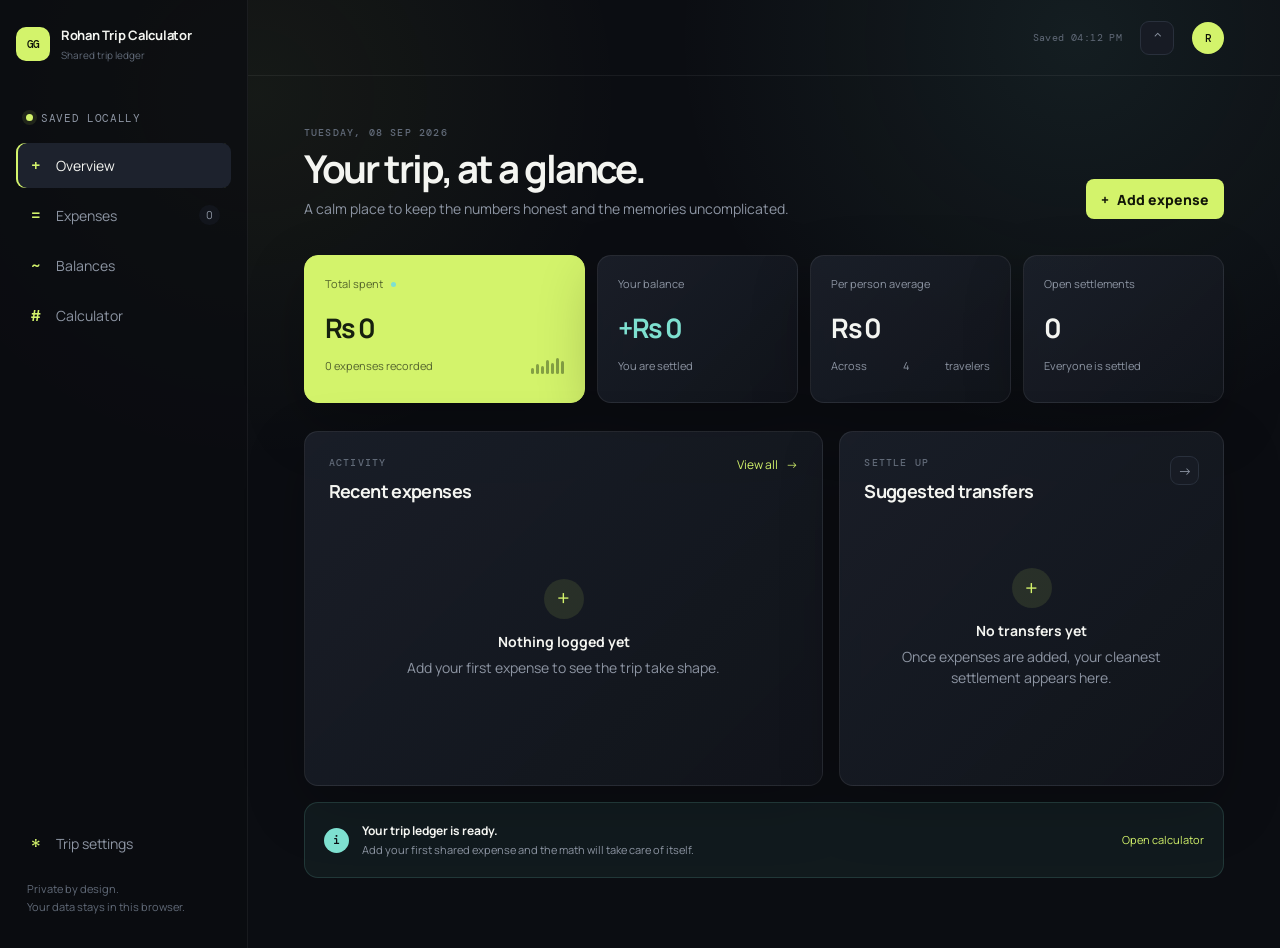
<file: RohanSplit/index.html>
<!doctype html>
<html lang="en">
<head>
  <meta charset="UTF-8">
  <meta name="viewport" content="width=device-width, initial-scale=1">
  <meta name="theme-color" content="#0b0d12">
  <meta name="description" content="A private, local-first expense splitter for your Goa getaway.">
  <title>Rohan Trip Calculator | Goa Getaway</title>
  <link rel="preconnect" href="https://fonts.googleapis.com">
  <link rel="preconnect" href="https://fonts.gstatic.com" crossorigin>
  <link href="https://fonts.googleapis.com/css2?family=DM+Mono:wght@400;500&family=Manrope:wght@400;500;600;700;800&display=swap" rel="stylesheet">
  <link rel="stylesheet" href="styles.css">
</head>
<body>
  <div class="app-shell">
    <aside class="sidebar" aria-label="Main navigation">
      <div class="brand-lockup">
        <div class="brand-mark">GG</div>
        <div><strong>Rohan Trip Calculator</strong><span>Shared trip ledger</span></div>
      </div>
      <div class="trip-chip"><span class="status-dot"></span><span id="saveStatus">Saved locally</span></div>
      <nav class="nav-list">
        <button class="nav-item active" data-view="dashboard"><span class="nav-icon">+</span>Overview</button>
        <button class="nav-item" data-view="expenses"><span class="nav-icon">=</span>Expenses <span class="nav-count" id="expenseCount">0</span></button>
        <button class="nav-item" data-view="balances"><span class="nav-icon">~</span>Balances</button>
        <button class="nav-item" data-view="calculator"><span class="nav-icon">#</span>Calculator</button>
      </nav>
      <div class="sidebar-foot">
        <button class="nav-item" data-view="settings"><span class="nav-icon">*</span>Trip settings</button>
        <p>Private by design.<br>Your data stays in this browser.</p>
      </div>
    </aside>

    <main class="main-content">
      <header class="topbar">
        <div class="mobile-brand"><div class="brand-mark">GG</div><strong>Rohan Trip Calculator</strong></div>
        <div class="topbar-actions">
          <span class="last-saved" id="lastSaved">Ready for your first expense</span>
          <button class="icon-button" id="exportButton" title="Export trip backup" aria-label="Export trip backup">^</button>
          <button class="avatar" id="profileButton" title="Open trip settings" aria-label="Open trip settings">R</button>
        </div>
      </header>

      <div class="view-container">
        <section class="view active" id="view-dashboard" data-view-panel="dashboard">
          <div class="page-heading reveal"><div><p class="eyebrow">TUESDAY, 08 SEP 2026</p><h1>Your trip, at a glance.</h1><p class="heading-copy">A calm place to keep the numbers honest and the memories uncomplicated.</p></div><button class="primary-button" id="addExpenseButton"><span>+</span> Add expense</button></div>
          <div class="metric-grid reveal delay-1">
            <article class="metric-card featured"><div class="metric-label">Total spent <span class="metric-dot"></span></div><div class="metric-value" id="totalSpent">Rs 0</div><div class="metric-foot"><span id="expenseSummary">No expenses yet</span><span class="sparkline" aria-hidden="true"><i></i><i></i><i></i><i></i><i></i><i></i><i></i></span></div></article>
            <article class="metric-card"><div class="metric-label">Your balance</div><div class="metric-value positive" id="yourBalance">Rs 0</div><div class="metric-foot" id="yourBalanceLabel">You are settled</div></article>
            <article class="metric-card"><div class="metric-label">Per person average</div><div class="metric-value" id="averageSpent">Rs 0</div><div class="metric-foot">Across <span id="peopleCount">4</span> travelers</div></article>
            <article class="metric-card"><div class="metric-label">Open settlements</div><div class="metric-value" id="openSettlements">0</div><div class="metric-foot" id="settlementLabel">Everyone is settled</div></article>
          </div>
          <div class="dashboard-grid reveal delay-2">
            <section class="panel recent-panel"><div class="panel-heading"><div><p class="eyebrow">ACTIVITY</p><h2>Recent expenses</h2></div><button class="text-button" data-view-target="expenses">View all <span>-></span></button></div><div id="recentExpenses" class="expense-list"></div></section>
            <section class="panel settlement-panel"><div class="panel-heading"><div><p class="eyebrow">SETTLE UP</p><h2>Suggested transfers</h2></div><button class="icon-button small" data-view-target="balances" title="View balances">-></button></div><div id="dashboardSettlements"></div></section>
          </div>
          <section class="insight-strip reveal delay-3"><div class="insight-icon">i</div><div><strong id="insightTitle">Your trip ledger is ready.</strong><p id="insightText">Add your first shared expense and the math will take care of itself.</p></div><button class="ghost-button" data-view-target="calculator">Open calculator</button></section>
        </section>

        <section class="view" id="view-expenses" data-view-panel="expenses">
          <div class="page-heading"><div><p class="eyebrow">THE LEDGER</p><h1>Every rupee, accounted for.</h1><p class="heading-copy">Track the small stops and the big nights in one clear timeline.</p></div><button class="primary-button" id="addExpenseButton2"><span>+</span> Add expense</button></div>
          <section class="panel ledger-panel"><div class="toolbar"><div class="search-box"><span>/</span><input id="expenseSearch" type="search" placeholder="Search expenses..."></div><select id="categoryFilter" aria-label="Filter by category"><option value="all">All categories</option><option>Accommodation</option><option>Travel</option><option>Food</option><option>Drinks</option><option>Activities</option><option>Shopping</option><option>Other</option></select><select id="sortExpenses" aria-label="Sort expenses"><option value="newest">Newest first</option><option value="highest">Highest amount</option><option value="oldest">Oldest first</option></select></div><div id="allExpenses" class="expense-list full-list"></div></section>
        </section>

        <section class="view" id="view-balances" data-view-panel="balances">
          <div class="page-heading"><div><p class="eyebrow">THE BOTTOM LINE</p><h1>Make the final round easy.</h1><p class="heading-copy">One clean view of who paid, who owes, and what to transfer.</p></div><button class="secondary-button" id="copySettlement">Copy settlement</button></div>
          <div class="balance-layout"><section class="panel balances-panel"><div class="panel-heading"><div><p class="eyebrow">PARTICIPANTS</p><h2>Where everyone stands</h2></div><span class="tiny-label" id="balanceTotal">Rs 0 total</span></div><div id="balanceRows"></div></section><section class="panel transfer-panel"><div class="panel-heading"><div><p class="eyebrow">LOWEST FRICTION</p><h2>Suggested transfers</h2></div><span class="settled-badge">Optimized</span></div><div id="transfers"></div><div class="panel-note">Transfers are simplified to keep the number of payments low. You can settle in any order.</div></section></div>
        </section>

        <section class="view" id="view-calculator" data-view-panel="calculator">
          <div class="page-heading"><div><p class="eyebrow">QUICK MATH</p><h1>Do the math, then move on.</h1><p class="heading-copy">A safe little scratchpad for quantities, averages, and split checks.</p></div></div>
          <div class="calculator-layout"><section class="calculator-card"><div class="calc-display"><span id="calcExpression">0</span><strong id="calcResult">0</strong></div><div class="calc-keys"><button data-calc="clear" class="calc-muted">AC</button><button data-calc="backspace" class="calc-muted">DEL</button><button data-calc="operator">%</button><button data-calc="operator">/</button><button data-calc="number">7</button><button data-calc="number">8</button><button data-calc="number">9</button><button data-calc="operator">*</button><button data-calc="number">4</button><button data-calc="number">5</button><button data-calc="number">6</button><button data-calc="operator">-</button><button data-calc="number">1</button><button data-calc="number">2</button><button data-calc="number">3</button><button data-calc="operator">+</button><button data-calc="number" class="wide">0</button><button data-calc="number">.</button><button data-calc="equals" class="calc-equals">=</button></div></section><section class="panel calculator-help"><p class="eyebrow">USEFUL SHORTCUTS</p><h2>Travel math, ready.</h2><div class="shortcut-list"><button data-formula="(1000 + 800 + 650) / 3"><span>Average three costs</span><code>(1000 + 800 + 650) / 3</code></button><button data-formula="4 * 250"><span>Four equal shares</span><code>4 * 250</code></button><button data-formula="2400 * 15 / 100"><span>15% service charge</span><code>2400 * 15 / 100</code></button></div></section></div>
        </section>

        <section class="view" id="view-settings" data-view-panel="settings">
          <div class="page-heading"><div><p class="eyebrow">YOUR TRIP</p><h1>Keep the setup yours.</h1><p class="heading-copy">Change the trip details or bring your ledger to another device.</p></div></div>
          <div class="settings-grid"><section class="panel settings-panel"><div class="panel-heading"><div><p class="eyebrow">TRIP DETAILS</p><h2>About this getaway</h2></div></div><form id="tripForm" class="form-stack"><label>Trip name<input id="tripName" required maxlength="40"></label><div class="form-row"><label>Currency<select id="currency"><option value="INR">Indian Rupee (Rs)</option><option value="USD">US Dollar ($)</option><option value="EUR">Euro (EUR)</option></select></label><label>Budget<input id="budget" type="number" min="0" step="0.01" placeholder="Optional"></label></div><button class="primary-button" type="submit">Save trip details</button></form></section><section class="panel settings-panel"><div class="panel-heading"><div><p class="eyebrow">TRAVELERS</p><h2>Who's coming?</h2></div><button class="text-button" id="addPerson">+ Add person</button></div><div id="peopleList" class="people-list"></div></section><section class="panel settings-panel"><div class="panel-heading"><div><p class="eyebrow">BACKUP & PRIVACY</p><h2>Your local ledger</h2></div><span class="secure-badge">Local only</span></div><p class="settings-copy">Your trip is stored in this browser and never uploaded. Export a backup before switching devices or clearing browser data.</p><div class="settings-actions"><button class="secondary-button" id="exportButton2">Export JSON</button><button class="secondary-button" id="exportCsv">Export CSV</button><button class="secondary-button" id="exportExcel">Export Excel</button><button class="secondary-button" id="importButton">Import JSON</button><input type="file" id="importFile" accept="application/json" hidden></div><button class="danger-button" id="resetTrip">Reset trip data</button></section></div>
        </section>
      </div>
    </main>
  </div>

  <nav class="mobile-nav" aria-label="Mobile navigation"><button class="active" data-view="dashboard"><span>+</span>Home</button><button data-view="expenses"><span>=</span>Expenses</button><button data-view="balances"><span>~</span>Balances</button><button data-view="settings"><span>*</span>Settings</button></nav>

  <div class="modal-backdrop" id="expenseModal" hidden><section class="modal" role="dialog" aria-modal="true" aria-labelledby="expenseModalTitle"><div class="modal-heading"><div><p class="eyebrow">NEW ENTRY</p><h2 id="expenseModalTitle">Add an expense</h2></div><button class="close-button" id="closeExpenseModal" aria-label="Close expense form">x</button></div><form id="expenseForm"><input id="expenseId" type="hidden"><div class="form-stack"><label>What was it for?<input id="expenseDescription" required maxlength="80" placeholder="e.g. Sunset dinner"></label><div class="form-row"><label>Amount<div class="amount-input"><span id="currencyPrefix">Rs</span><input id="expenseAmount" required type="number" min="0.01" step="0.01" placeholder="0.00"></div></label><label>Date<input id="expenseDate" type="date" required></label></div><label>Category<select id="expenseCategory"><option>Food</option><option>Accommodation</option><option>Travel</option><option>Drinks</option><option>Activities</option><option>Shopping</option><option>Other</option></select></label><fieldset><legend>Paid by</legend><div id="payerOptions" class="choice-grid"></div></fieldset><fieldset><legend>Split between</legend><div class="split-tabs"><button type="button" class="split-tab active" data-split="equal">Equal</button><button type="button" class="split-tab" data-split="exact">Exact</button><button type="button" class="split-tab" data-split="percent">Percent</button><button type="button" class="split-tab" data-split="shares">Shares</button></div><div id="splitOptions" class="split-options"></div><div class="split-total" id="splitTotal">Each person gets an equal share.</div></fieldset><label>Note <span class="optional">Optional</span><textarea id="expenseNote" rows="2" maxlength="160" placeholder="Any useful context..."></textarea></label></div><div class="modal-actions"><button type="button" class="secondary-button" id="cancelExpense">Cancel</button><button type="submit" class="primary-button">Save expense</button></div></form></section></div>
  <div class="toast" id="toast" role="status" aria-live="polite"></div>
  <script src="app.js"></script>
</body>
</html>
</file>
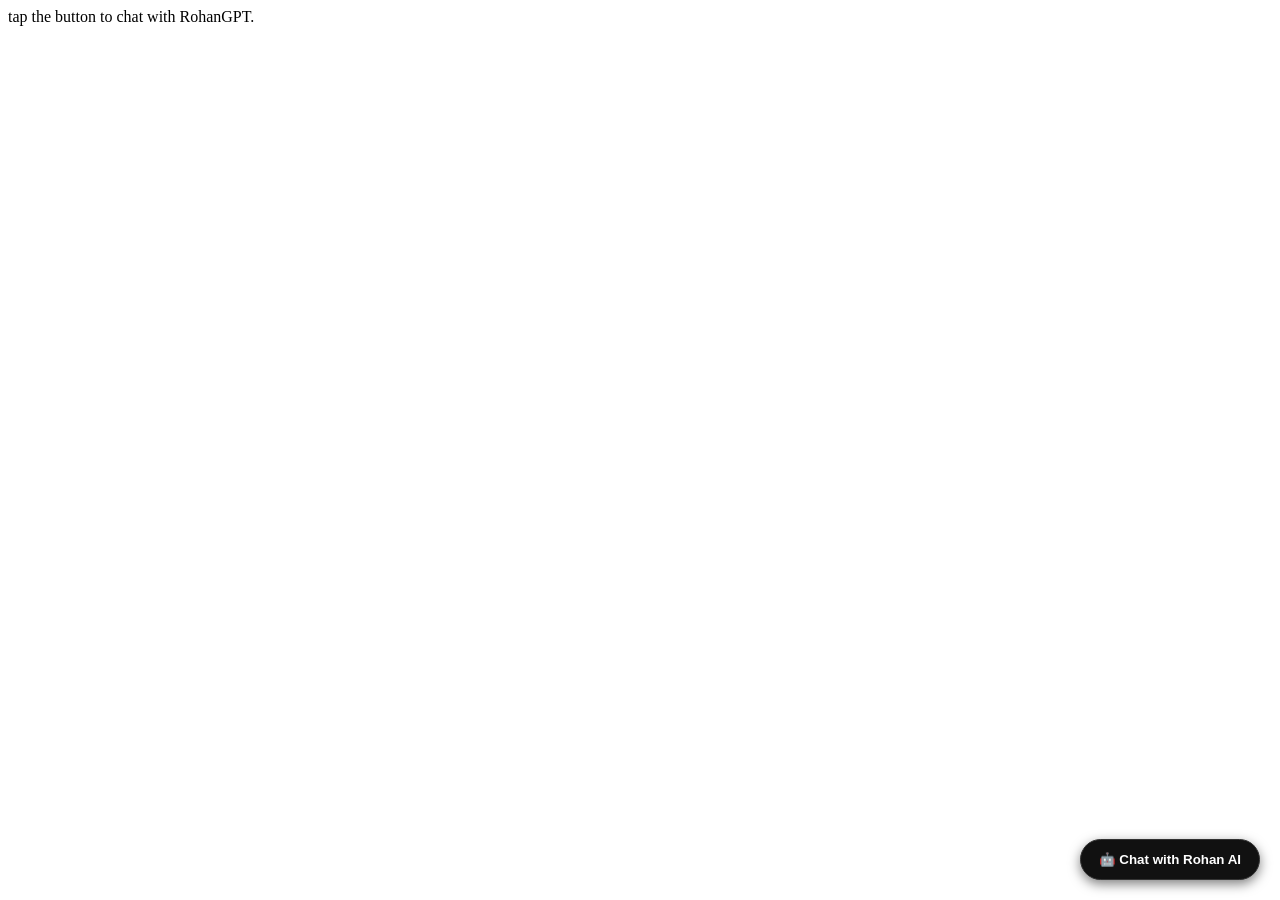
<file: agent.html>
<html>
<title> agent</title>
<body> tap the button to chat with RohanGPT.

<!-- Floating AI Chat Widget Container -->
<div id="ai-chat-widget" style="position: fixed; bottom: 20px; right: 20px; z-index: 9999; font-family: sans-serif;">
    <!-- Chat Toggle Button -->
    <button id="chat-toggle" style="background: #111; color: #fff; border: 1px solid #333; padding: 12px 18px; border-radius: 30px; cursor: pointer; box-shadow: 0 4px 12px rgba(0,0,0,0.5); font-weight: 600;">
        🤖 Chat with Rohan AI
    </button>

    <!-- Chat Window (Hidden by Default) -->
    <div id="chat-window" style="display: none; width: 350px; height: 450px; background: #121212; border: 1px solid #2d2d2d; border-radius: 12px; flex-direction: column; overflow: hidden; box-shadow: 0 8px 24px rgba(0,0,0,0.6); margin-bottom: 10px;">
        <!-- Header -->
        <div style="background: #1a1a1a; padding: 15px; border-bottom: 1px solid #2d2d2d; color: #fff; font-weight: bold; display: flex; justify-content: space-between;">
            <span>RohanGPT Portal</span>
            <span id="close-chat" style="cursor: pointer; opacity: 0.6;">✕</span>
        </div>
        <!-- Messages Area -->
        <div id="chat-logs" style="flex: 1; padding: 15px; overflow-y: auto; color: #e0e0e0; font-size: 14px; display: flex; flex-direction: column; gap: 10px;">
            <div style="background: #222; padding: 8px 12px; border-radius: 8px; align-self: flex-start; max-width: 80%;">
                Hi! Ask me anything about Rohan's experience with Amazon Connect, Bedrock, or Copilot Studio.
            </div>
        </div>
        <!-- Input Panel -->
        <div style="padding: 10px; border-top: 1px solid #2d2d2d; background: #1a1a1a; display: flex; gap: 8px;">
            <input type="text" id="user-input" placeholder="Type a question..." style="flex: 1; background: #262626; border: 1px solid #3a3a3a; color: #fff; padding: 8px 12px; border-radius: 6px; outline: none;">
            <button id="send-btn" style="background: #007acc; color: #fff; border: none; padding: 8px 14px; border-radius: 6px; cursor: pointer; font-weight: bold;">Send</button>
        </div>
    </div>
</div>

<script>
    const MAKE_WEBHOOK_URL = 'YOUR_MAKE_WEBHOOK_URL_HERE'; // Replace with your actual Make webhook URL
    
    const chatToggle = document.getElementById('chat-toggle');
    const chatWindow = document.getElementById('chat-window');
    const closeChat = document.getElementById('close-chat');
    const sendBtn = document.getElementById('send-btn');
    const userInput = document.getElementById('user-input');
    const chatLogs = document.getElementById('chat-logs');

    // UI Toggle Logic
    chatToggle.addEventListener('click', () => {
        chatWindow.style.display = 'flex';
        chatToggle.style.display = 'none';
    });
    closeChat.addEventListener('click', () => {
        chatWindow.style.display = 'none';
        chatToggle.style.display = 'block';
    });

    // Append Message to UI
    function appendMessage(text, isUser) {
        const msg = document.createElement('div');
        msg.innerText = text;
        msg.style.padding = '8px 12px';
        msg.style.borderRadius = '8px';
        msg.style.maxWidth = '80%';
        msg.style.lineHeight = '1.4';
        
        if (isUser) {
            msg.style.background = '#007acc';
            msg.style.color = '#fff';
            msg.style.alignSelf = 'flex-end';
        } else {
            msg.style.background = '#222';
            msg.style.color = '#e0e0e0';
            msg.style.alignSelf = 'flex-start';
        }
        chatLogs.appendChild(msg);
        chatLogs.scrollTop = chatLogs.scrollHeight;
    }

    // Communication Engine with Make Webhook
    async function handleSend() {
        const text = userInput.value.trim();
        if (!text) return;

        appendMessage(text, true);
        userInput.value = '';

        // Add a temporary loading anchor
        const typingIndicator = document.createElement('div');
        typingIndicator.innerText = 'Thinking...';
        typingIndicator.style.color = '#777';
        typingIndicator.style.fontSize = '12px';
        typingIndicator.style.alignSelf = 'flex-start';
        chatLogs.appendChild(typingIndicator);

        try {
            const response = await fetch(MAKE_WEBHOOK_URL, {
                method: 'POST',
                headers: { 'Content-Type': 'application/json' },
                body: JSON.stringify({ question: text })
            });
            
            const aiResponseText = await response.text();
            chatLogs.removeChild(typingIndicator);
            appendMessage(aiResponseText, false);
        } catch (error) {
            chatLogs.removeChild(typingIndicator);
            appendMessage('Connection error. Please try again later.', false);
        }
    }

    sendBtn.addEventListener('click', handleSend);
    userInput.addEventListener('keypress', (e) => { if (e.key === 'Enter') handleSend(); });
</script>
</body>
</html>
</file>
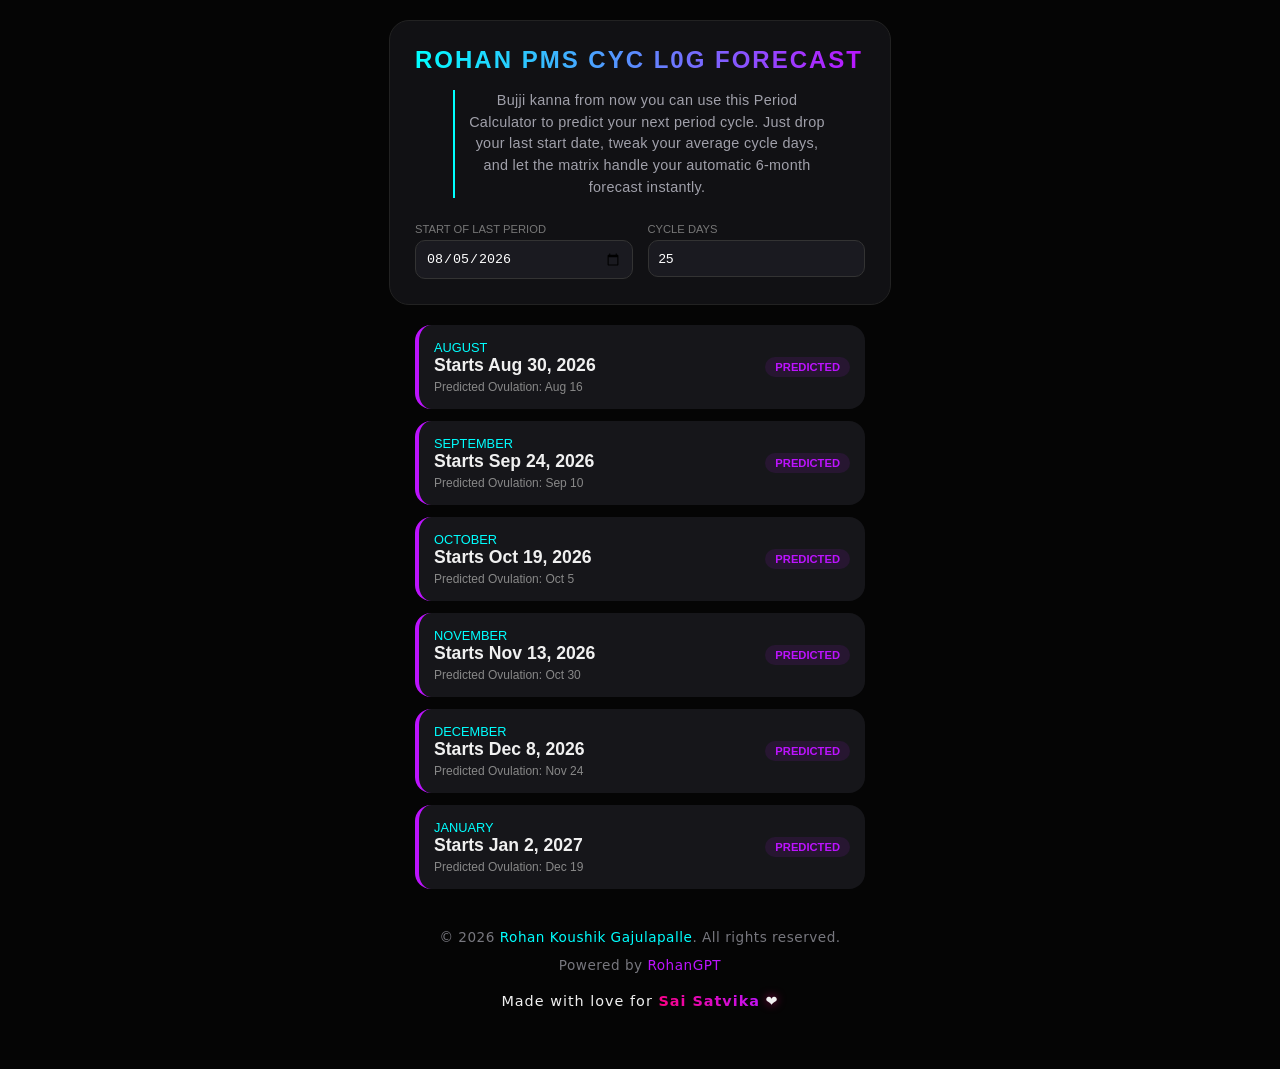
<file: pms.index.html>
<!DOCTYPE html>
<html lang="en">
<head>
    <meta charset="UTF-8">
    <meta name="viewport" content="width=device-width, initial-scale=1.0">
    <title>Rohan PMS CYC L0G FORECAST</title>
    <style>
        :root {
            --neon-purple: #bc13fe;
            --neon-cyan: #0ff;
            --dark-bg: #050505;
            --card-bg: #111114;
            --text-main: #f0f0f0;
        }

        body {
            background-color: var(--dark-bg);
            color: var(--text-main);
            font-family: 'Inter', sans-serif;
            margin: 0;
            padding: 20px;
            display: flex;
            flex-direction: column;
            align-items: center;
        }


        .config-panel {
            background: var(--card-bg);
            border-radius: 20px;
            padding: 25px;
            width: 100%;
            max-width: 450px;
            border: 1px solid #222;
            margin-bottom: 20px;
        }

        h1 {
            font-size: 1.5rem;
            text-transform: uppercase;
            letter-spacing: 2px;
            background: linear-gradient(to right, var(--neon-cyan), var(--neon-purple));
            -webkit-background-clip: text;
            -webkit-text-fill-color: transparent;
            margin-top: 0;
        }

        .input-row { display: flex; gap: 15px; margin-top: 15px; }
        .input-group { flex: 1; text-align: left; }
        
        label { font-size: 0.7rem; color: #777; text-transform: uppercase; display: block; margin-bottom: 5px; }
        input {
            width: 100%;
            background: #1a1a20;
            border: 1px solid #333;
            border-radius: 10px;
            padding: 10px;
            color: white;
            box-sizing: border-box;
        }

        .forecast-container {
            width: 100%;
            max-width: 450px;
            display: flex;
            flex-direction: column;
            gap: 12px;
        }

        .cycle-card {
            background: #16161a;
            border-radius: 16px;
            padding: 15px;
            border-left: 4px solid var(--neon-purple);
            display: flex;
            justify-content: space-between;
            align-items: center;
            transition: 0.3s;
        }

        .cycle-card:hover { border-left-color: var(--neon-cyan); background: #1c1c22; }

        .date-main { font-weight: bold; font-size: 1.1rem; }
        .month-name { color: var(--neon-cyan); font-size: 0.8rem; text-transform: uppercase; }
        .prediction-pill {
            background: rgba(188, 19, 254, 0.1);
            color: var(--neon-purple);
            padding: 4px 10px;
            border-radius: 20px;
            font-size: 0.7rem;
            font-weight: bold;
        }

        .details-small { font-size: 0.75rem; color: #888; margin-top: 4px; }

    </style>
</head>
<body>

<div class="config-panel">
    <h1>Rohan PMS CYC L0G FORECAST</h1>
<p class="app-description">
    Bujji kanna from now you can use this Period Calculator to predict your next period cycle. Just drop your last start date, tweak your average cycle days, and let the matrix handle your automatic 6-month forecast instantly.
</p>

<style>
    .app-description {
        font-size: 0.9rem;
        line-height: 1.5;
        color: #a0a0aa;
        text-align: center;
        margin: 15px auto 25px auto;
        max-width: 360px;
        letter-spacing: 0.3px;
        /* Adds a subtle high-end tech contrast text look */
        border-left: 2px solid var(--neon-cyan);
        padding-left: 12px;
    }
</style>

    <div class="input-row">
        <div class="input-group">
            <label>Start of Last Period</label>
            <input type="date" id="startDate" value="2026-08-05">
        </div>
        <div class="input-group">
            <label>Cycle Days</label>
            <input type="number" id="cycleLength" value="25">
        </div>
    </div>
</div>

<div class="forecast-container" id="forecast">
    <!-- Forecasted months will appear here -->
</div>
<!-- Replace your current <footer> block with this -->
<footer class="cyber-footer">
    <div class="footer-content">
        <p class="copyright">
            &copy; 2026 <a href="https://github.io/rohankoushikrv/RohanVerse/rohan-profile.html" class="rohan-link">Rohan Koushik Gajulapalle</a>. All rights reserved.
        </p>
        <p class="powered-by">
            Powered by <a href="https://github.io" class="gpt-link">RohanGPT</a>
        </p>
        <div class="love-note">
            Made with love for <span class="highlight">Sai Satvika</span> <span class="heart">❤️</span>
        </div>
    </div>
</footer>

<script>
    function generateForecast() {
        const startInput = document.getElementById('startDate').value;
        const cycle = parseInt(document.getElementById('cycleLength').value);
        const container = document.getElementById('forecast');
        
        if (!startInput) return;
        container.innerHTML = '';

        let currentDate = new Date(startInput);
        const options = { day: 'numeric', month: 'short', year: 'numeric' };

        for (let i = 0; i < 6; i++) {
            // Calculate next period start (official medical logic: start to start)
            currentDate.setDate(currentDate.getDate() + cycle);
            
            // Calculate Ovulation (approx 14 days before next period)
            let ovulation = new Date(currentDate);
            ovulation.setDate(currentDate.getDate() - 14);

            const card = document.createElement('div');
            card.className = 'cycle-card';
            card.innerHTML = `
                <div>
                    <div class="month-name">${currentDate.toLocaleString('en-US', {month: 'long'})}</div>
                    <div class="date-main">Starts ${currentDate.toLocaleDateString('en-US', options)}</div>
                    <div class="details-small">Predicted Ovulation: ${ovulation.toLocaleDateString('en-US', {day: 'numeric', month: 'short'})}</div>
                </div>
                <div class="prediction-pill">PREDICTED</div>
            `;
            container.appendChild(card);
        }
    }

    // Auto-run on change
    document.getElementById('startDate').addEventListener('change', generateForecast);
    document.getElementById('cycleLength').addEventListener('input', generateForecast);
    
    // Initial load
    generateForecast();
</script>
<style>
    /* Add this to your existing CSS styles */
    .cyber-footer {
        width: 100%;
        margin-top: auto;
        padding: 40px 20px;
        box-sizing: border-box;
        display: flex;
        justify-content: center;
        align-items: center;
        background: #050505;
        font-family: 'Inter', system-ui, sans-serif;
    }

    .footer-content {
        max-width: 450px;
        width: 100%;
        text-align: center;
        display: flex;
        flex-direction: column;
        gap: 12px; /* Uniform spacing between elements */
    }

    .cyber-footer p {
        margin: 0;
        font-size: 0.85rem;
        color: #77777e;
        letter-spacing: 0.5px;
    }

    /* Fixed the dark blue links so they pop out */
    .cyber-footer a {
        text-decoration: none;
        font-weight: 500;
        transition: color 0.3s ease;
    }

    .rohan-link {
        color: #00ffff !important; /* Cyber Cyan */
    }

    .gpt-link {
        color: #bc13fe !important; /* Neon Purple */
    }

    .cyber-footer a:hover {
        filter: brightness(1.2);
    }

    /* Upgraded Gen Z Love Note with dynamic glow effect */
    .love-note {
        font-size: 0.9rem;
        color: #f0f0f0;
        margin-top: 8px;
        font-weight: 500;
        letter-spacing: 1px;
    }

    .love-note .highlight {
        background: linear-gradient(45deg, #ff007f, #bc13fe);
        -webkit-background-clip: text;
        -webkit-text-fill-color: transparent;
        font-weight: bold;
    }

    .love-note .heart {
        display: inline-block;
        animation: pulse 1.5s infinite;
        filter: drop-shadow(0 0 5px rgba(255, 0, 127, 0.6));
    }

    /* Subtle pulse animation for the heart icon */
    @keyframes pulse {
        0% { transform: scale(1); }
        50% { transform: scale(1.15); }
        100% { transform: scale(1); }
    }
</style>
</body>
</html>
</file>
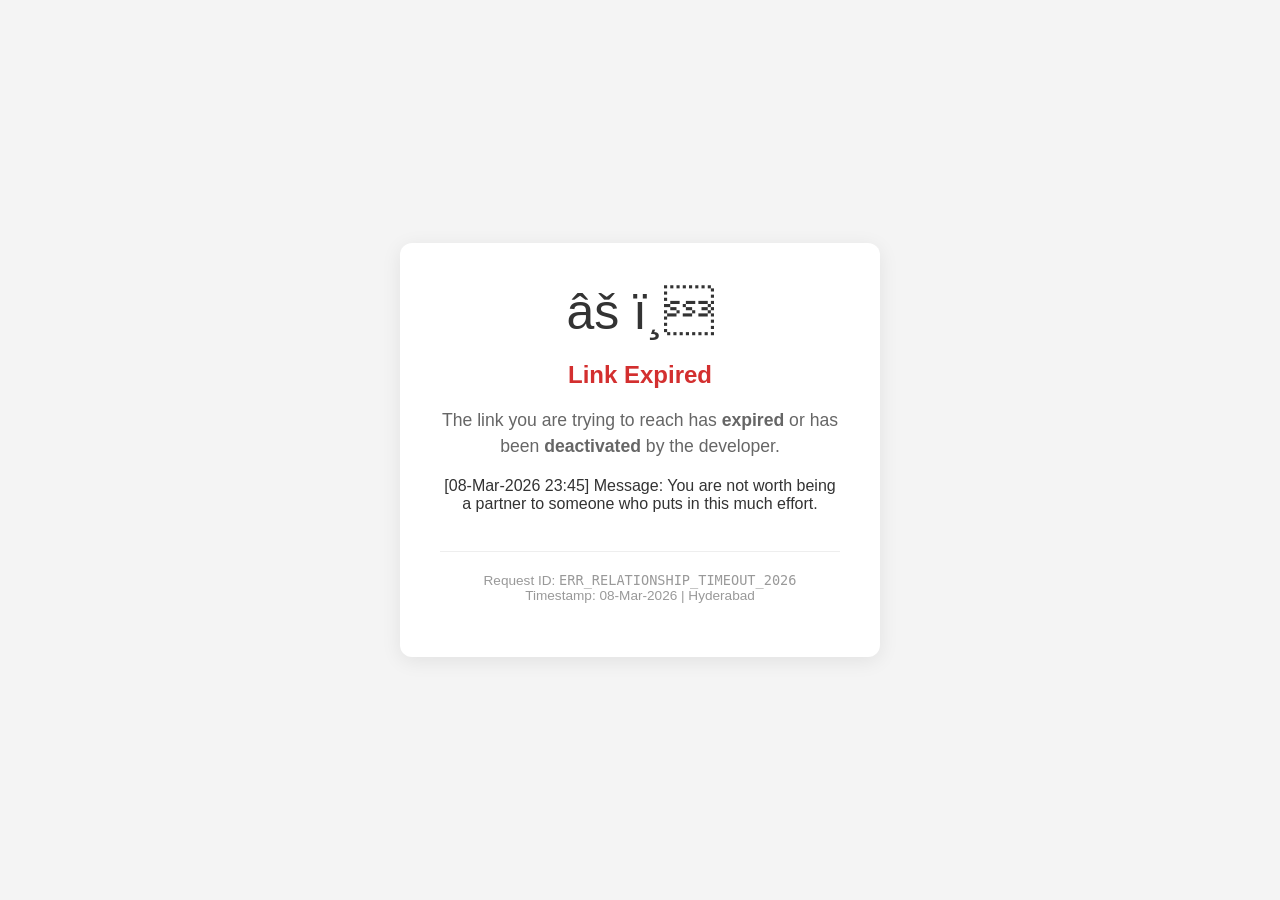
<file: Sorry.html>
<!DOCTYPE html>
<!--<html lang="en">
<head>
    <meta charset="UTF-8">
    <meta name="viewport" content="width=device-width, initial-scale=1.0">
    <title>System Rollback: A Sincere Apology</title>
    <style>
        :root {
            --derm-pink: #fce4ec;
            --deep-rose: #f06292;
            --clinical-white: #ffffff;
            --text-gray: #444;
        }

        body {
            font-family: 'Segoe UI', Tahoma, Geneva, Verdana, sans-serif;
            background-color: var(--derm-pink);
            display: flex;
            justify-content: center;
            align-items: center;
            min-height: 100vh;
            margin: 0;
            padding: 20px;
            color: var(--text-gray);
            overflow: hidden; /* Keeps hearts contained */
            position: relative;
        }

        /* --- Floating Hearts Animation --- */
        .heart-bg {
            position: fixed;
            top: 0;
            left: 0;
            width: 100%;
            height: 100%;
            z-index: 0;
            pointer-events: none;
        }

        .heart {
            position: absolute;
            color: var(--deep-rose);
            opacity: 0.3; /* Transparent feel */
            font-size: 24px;
            animation: float 10s infinite linear;
            bottom: -50px;
        }

        @keyframes float {
            0% { transform: translateY(0) rotate(0deg); opacity: 0; }
            20% { opacity: 0.4; }
            80% { opacity: 0.4; }
            100% { transform: translateY(-110vh) rotate(360deg); opacity: 0; }
        }

        /* --- Mobile Responsive Card --- */
        .card {
            background: var(--clinical-white);
            padding: 30px;
            border-radius: 20px;
            box-shadow: 0 10px 30px rgba(0,0,0,0.1);
            width: 100%;
            max-width: 450px;
            text-align: center;
            border-top: 8px solid var(--deep-rose);
            box-sizing: border-box;
            z-index: 10; /* Ensures card stays above hearts */
            position: relative;
        }

        h1 { color: var(--deep-rose); margin-bottom: 10px; font-size: 1.6rem; }
        
        .status-badge {
            background: #ffebee;
            color: #c62828;
            padding: 5px 15px;
            border-radius: 50px;
            font-size: 0.75rem;
            font-weight: bold;
            display: inline-block;
            margin-bottom: 15px;
        }

        p { line-height: 1.5; font-size: 0.95rem; }

        .regret-list {
            text-align: left;
            margin: 20px 0;
            padding: 0;
            list-style: none;
        }

        .regret-list li { 
            margin-bottom: 12px; 
            font-size: 0.9rem;
            padding-bottom: 8px;
            border-bottom: 1px solid #fdf2f5;
        }

        .btn {
            background: var(--deep-rose);
            color: white !important;
            padding: 12px 25px;
            text-decoration: none;
            border-radius: 25px;
            display: inline-block;
            margin-top: 15px;
            font-weight: bold;
            box-shadow: 0 4px 15px rgba(240, 98, 146, 0.3);
        }

        .footer { font-size: 0.75rem; color: #888; margin-top: 25px; }

        @media (max-width: 480px) {
            .card { padding: 20px; }
            h1 { font-size: 1.4rem; }
        }
    </style>
</head>
<body>-->

    <!-- Animated Hearts Container 
    <div class="heart-bg" id="heartContainer"></div>

    <div class="card">
        <div class="status-badge">ERROR 403: Relationship Blocked</div>
        <h1>I’m Truly Sorry</h1>
        
        <p>I let my <strong>Developer Logic</strong> override my <strong>Human Heart</strong>. I messed up big time.</p>
        
        <ul class="regret-list">
            
        <li>🌡️ <strong>The Environment:</strong> That restaurant had no AC and I was frustrated. I let the heat get to my head and took it out on you.</li>
        <li>💔 <strong>The Mixed Feelings:</strong> I saw you leaving and I panicked. I was just scared of losing your time and I made everything worse.</li>
        <li>📉 <strong>Deep Regret:</strong> I am sitting here with 100% regret. You are a 1st-year PG; I should be your cooling system, not your heater.</li>
        <li>❌ <strong>The Comment:</strong> Saying you aren't beautiful without a bindi was the stupidest thing I've ever said. You are a brilliant <strong>Derm PG</strong> and beautiful in every state.</li>
        <li>❌ <strong>The Walk:</strong> I should have walked every meter with you regardless of the traffic. I'm sorry for being selfish.</li>
        
        </ul>

        <p>I've been researching <strong>OLED screens</strong> for your clinic work because I want you to be the best doctor... but first, I need to be a better partner.</p>

        <a href="https://wa.me/919440766412?text=I%20saw%20your%20code%20Lets%20discuss." target="_blank" class="btn">Unblock My Heart?</a>

        <div class="footer">
            System Maintenance requested by Rohan.<br>
            Current Status: <strong>100% Regret.</strong>
        </div>
    </div>

    <script>
        // Simple JS to generate moving hearts
        function createHeart() {
            const container = document.getElementById('heartContainer');
            const heart = document.createElement('div');
            heart.classList.add('heart');
            heart.innerHTML = '❤️';
            heart.style.left = Math.random() * 100 + 'vw';
            heart.style.animationDuration = (Math.random() * 5 + 5) + 's'; 
            heart.style.fontSize = (Math.random() * 20 + 10) + 'px';
            container.appendChild(heart);

            setTimeout(() => {
                heart.remove();
            }, 10000);
        }
        setInterval(createHeart, 500);
    </script>
</body>
</html>-->

<html>
    <title>
        Link expired
    </title>
    <body>
        <body style="background-color: #f4f4f4; color: #333; font-family: 'Segoe UI', sans-serif; display: flex; justify-content: center; align-items: center; height: 100vh; margin: 0; text-align: center;">

    <div style="max-width: 400px; padding: 40px; background: white; border-radius: 12px; box-shadow: 0 4px 20px rgba(0,0,0,0.08);">
        
        <div style="font-size: 50px; margin-bottom: 20px;">⚠️</div>
        
        <h2 style="color: #d32f2f; margin-bottom: 10px;">Link Expired</h2>
        
        <p style="font-size: 1.1rem; color: #666; line-height: 1.5;">
            The link you are trying to reach has <strong>expired</strong> or has been <strong>deactivated</strong> by the developer.
        </p>
        <p> [08-Mar-2026 23:45] <span class="variable">Message:</span> You are not worth being a partner to someone who puts in this much effort. <br><br></p>

        <hr style="border: 0; border-top: 1px solid #eee; margin: 20px 0;">

        <p style="font-size: 0.85rem; color: #999;">
            Request ID: <span style="font-family: monospace;">ERR_RELATIONSHIP_TIMEOUT_2026</span><br>
            Timestamp: 08-Mar-2026 | Hyderabad
        </p>
    </div>
</body>
</html>
</file>
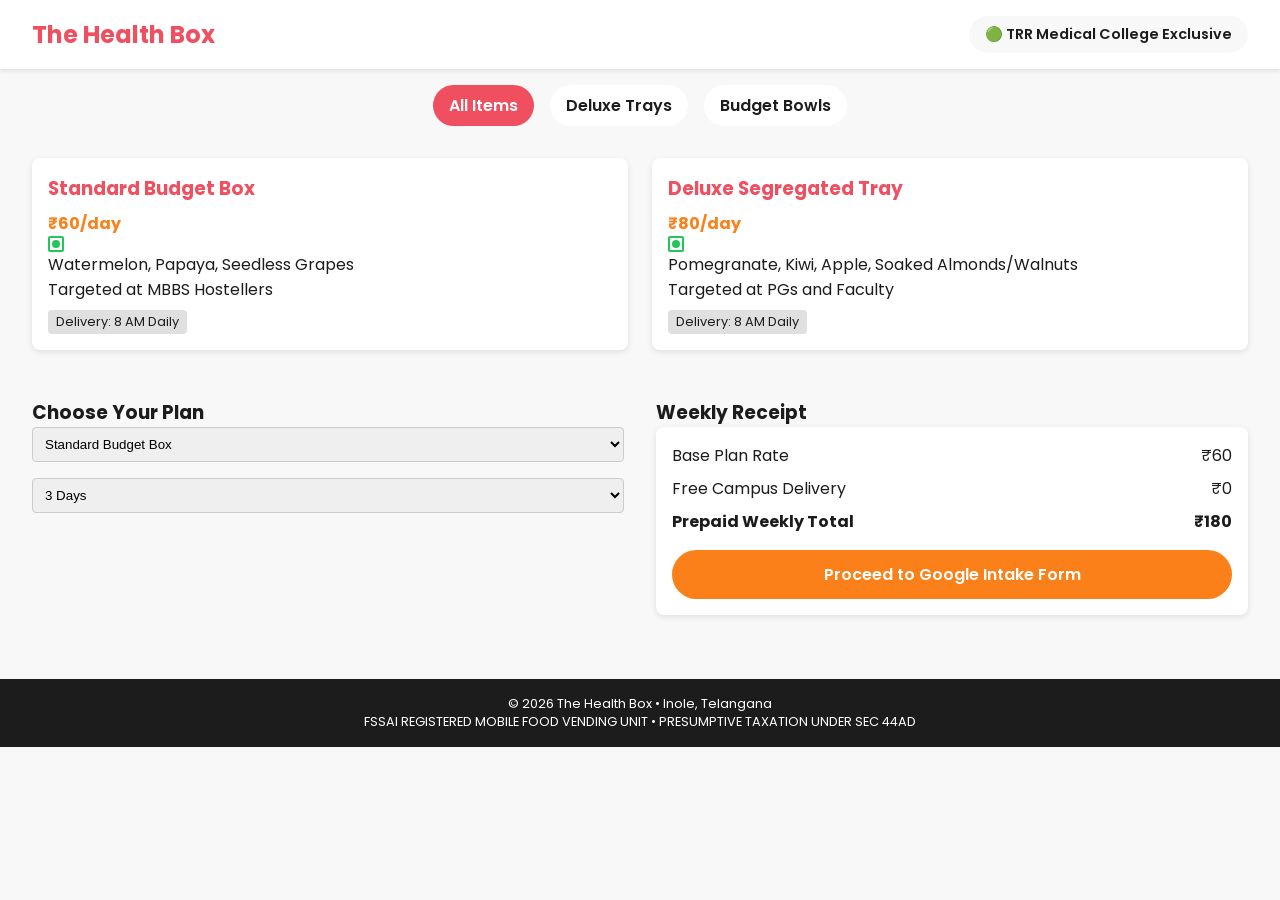
<file: Thehealthbox.html>
<!DOCTYPE html>
<html lang="en">
<head>
  <meta charset="UTF-8">
  <title>The Health Box</title>
  <meta name="viewport" content="width=device-width, initial-scale=1.0">
  <!-- Google Fonts -->
  <link href="https://fonts.googleapis.com/css2?family=Poppins:wght@400;600;700&display=swap" rel="stylesheet">
  <style>
    :root {
      --primary-red: #EF4F5F;
      --secondary-orange: #FC8019;
      --green: #25C55E;
      --dark-text: #1C1C1C;
      --light-bg: #F8F8F8;
    }
    * {margin:0; padding:0; box-sizing:border-box;}
    body {font-family:'Poppins', sans-serif; color:var(--dark-text); background:var(--light-bg);}
    header {
      position:sticky; top:0; background:#fff; padding:1rem 2rem; display:flex; justify-content:space-between; align-items:center; box-shadow:0 2px 4px rgba(0,0,0,0.1); z-index:100;
    }
    header h1 {color:var(--primary-red); font-size:1.5rem;}
    .location-badge {
      background:var(--light-bg); padding:0.5rem 1rem; border-radius:50px; font-size:0.9rem; font-weight:600;
    }
    .tabs {display:flex; justify-content:center; gap:1rem; margin:1rem 0;}
    .tab {padding:0.5rem 1rem; border-radius:50px; background:#fff; cursor:pointer; font-weight:600; transition:0.3s;}
    .tab.active {background:var(--primary-red); color:#fff;}
    .grid {display:grid; grid-template-columns:repeat(auto-fit,minmax(280px,1fr)); gap:1.5rem; padding:1rem 2rem;}
    .card {background:#fff; border-radius:8px; padding:1rem; box-shadow:0 2px 6px rgba(0,0,0,0.1); transition:0.3s;}
    .card:hover {box-shadow:0 4px 12px rgba(0,0,0,0.15);}
    .card h3 {margin-bottom:0.5rem; color:var(--primary-red);}
    .price {font-weight:700; color:var(--secondary-orange);}
    .veg-indicator {
      width:16px; height:16px; border:2px solid var(--green); display:flex; align-items:center; justify-content:center; border-radius:2px; margin-right:0.5rem;
    }
    .veg-indicator span {width:8px; height:8px; background:var(--green); border-radius:50%;}
    .meta {background:#e0e0e0; font-size:0.8rem; padding:0.2rem 0.5rem; border-radius:4px; display:inline-block; margin-top:0.5rem;}
    .calculator {display:flex; flex-wrap:wrap; gap:2rem; padding:2rem;}
    .calc-left, .calc-right {flex:1; min-width:280px;}
    select {width:100%; padding:0.5rem; margin-bottom:1rem; border-radius:4px; border:1px solid #ccc;}
    .receipt {background:#fff; padding:1rem; border-radius:8px; box-shadow:0 2px 6px rgba(0,0,0,0.1);}
    .receipt-row {display:flex; justify-content:space-between; margin-bottom:0.5rem;}
    .checkout {display:block; text-align:center; margin-top:1rem; background:var(--secondary-orange); color:#fff; padding:0.75rem; border-radius:50px; text-decoration:none; font-weight:600;}
    footer {background:#1C1C1C; color:#fff; text-align:center; padding:1rem; font-size:0.8rem; margin-top:2rem;}
  </style>
</head>
<body>
  <header>
    <h1>The Health Box</h1>
    <div class="location-badge">🟢 TRR Medical College Exclusive</div>
  </header>

  <div class="tabs">
    <div class="tab active" data-filter="all">All Items</div>
    <div class="tab" data-filter="deluxe">Deluxe Trays</div>
    <div class="tab" data-filter="budget">Budget Bowls</div>
  </div>

  <div class="grid">
    <div class="card" data-category="budget">
      <h3>Standard Budget Box</h3>
      <p class="price">₹60/day</p>
      <p><div class="veg-indicator"><span></span></div> Watermelon, Papaya, Seedless Grapes</p>
      <p>Targeted at MBBS Hostellers</p>
      <span class="meta">Delivery: 8 AM Daily</span>
    </div>
    <div class="card" data-category="deluxe">
      <h3>Deluxe Segregated Tray</h3>
      <p class="price">₹80/day</p>
      <p><div class="veg-indicator"><span></span></div> Pomegranate, Kiwi, Apple, Soaked Almonds/Walnuts</p>
      <p>Targeted at PGs and Faculty</p>
      <span class="meta">Delivery: 8 AM Daily</span>
    </div>
  </div>

  <section class="calculator">
    <div class="calc-left">
      <h3>Choose Your Plan</h3>
      <select id="tier">
        <option value="budget">Standard Budget Box</option>
        <option value="deluxe">Deluxe Segregated Tray</option>
      </select>
      <select id="frequency">
        <option value="3">3 Days</option>
        <option value="6">6 Days</option>
      </select>
    </div>
    <div class="calc-right">
      <h3>Weekly Receipt</h3>
      <div class="receipt">
        <div class="receipt-row"><span>Base Plan Rate</span><span id="baseRate">₹60</span></div>
        <div class="receipt-row"><span>Free Campus Delivery</span><span>₹0</span></div>
        <div class="receipt-row"><strong>Prepaid Weekly Total</strong><strong id="total">₹180</strong></div>
        <a id="checkout" class="checkout" href="https://forms.gle/">Proceed to Google Intake Form</a>
      </div>
    </div>
  </section>

  <footer>
    © 2026 The Health Box • Inole, Telangana<br>
    FSSAI REGISTERED MOBILE FOOD VENDING UNIT • PRESUMPTIVE TAXATION UNDER SEC 44AD
  </footer>

  <script>
    const tabs = document.querySelectorAll('.tab');
    const cards = document.querySelectorAll('.card');
    tabs.forEach(tab=>{
      tab.addEventListener('click',()=>{
        tabs.forEach(t=>t.classList.remove('active'));
        tab.classList.add('active');
        const filter = tab.dataset.filter;
        cards.forEach(card=>{
          if(filter==='all' || card.dataset.category===filter){
            card.style.display='block';
          } else {
            card.style.display='none';
          }
        });
      });
    });

    const tierSelect = document.getElementById('tier');
    const freqSelect = document.getElementById('frequency');
    const baseRateEl = document.getElementById('baseRate');
    const totalEl = document.getElementById('total');
    const checkoutEl = document.getElementById('checkout');

    function updateReceipt(){
      const tier = tierSelect.value;
      const freq = parseInt(freqSelect.value,10);
      let rate = tier==='budget'?60:80;
      baseRateEl.textContent = `₹${rate}`;
      const total = rate*freq;
      totalEl.textContent = `₹${total}`;
      checkoutEl.href = `https://forms.gle/?tier=${tier}&freq=${freq}`;
    }

    tierSelect.addEventListener('change',updateReceipt);
    freqSelect.addEventListener('change',updateReceipt);
    updateReceipt();
  </script>
</body>
</html>
</file>
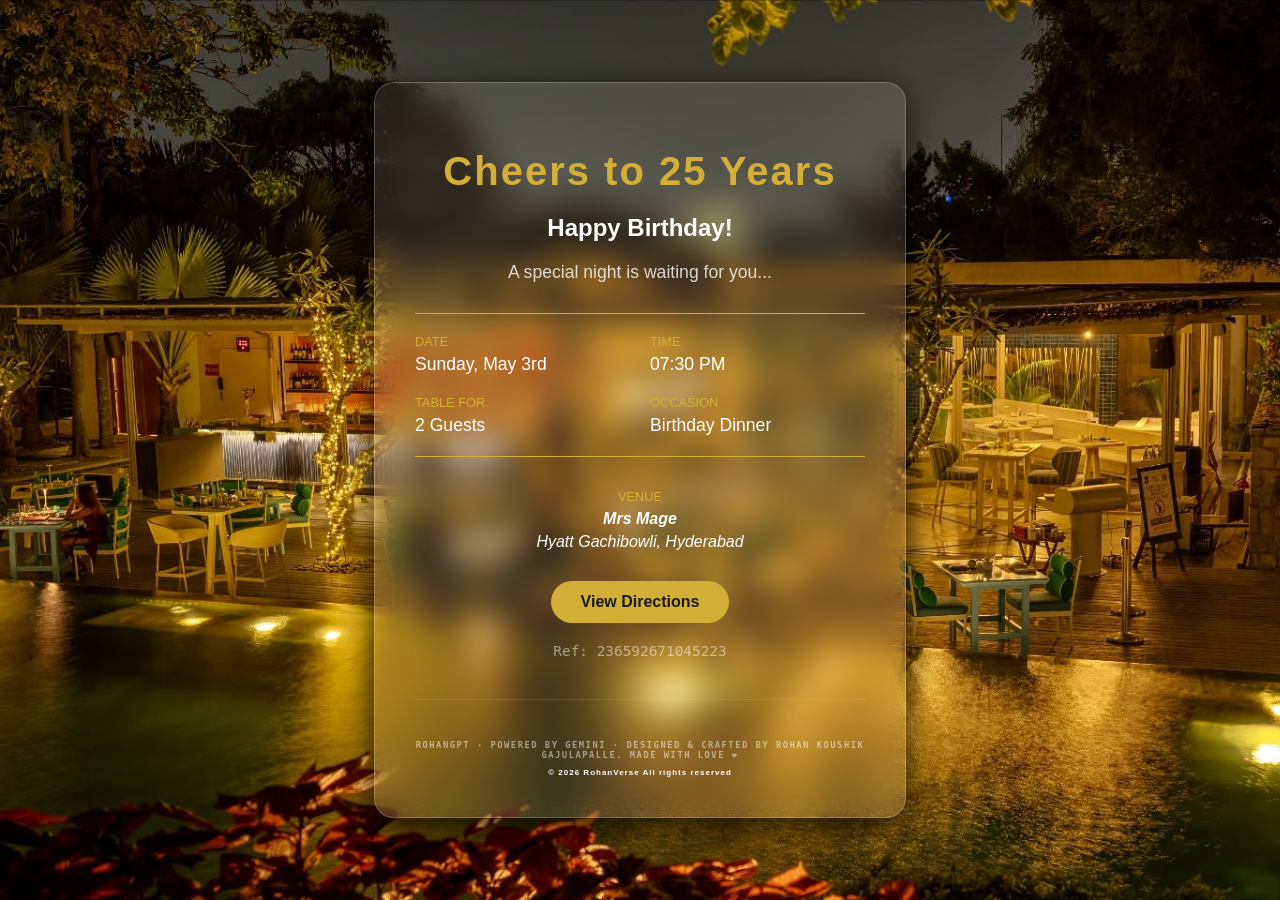
<file: SatvikaBirthdayMagzine/SatviSurprise.html>
<!DOCTYPE html>
<html lang="en">
<head>
    <meta charset="UTF-8">
    <meta name="viewport" content="width=device-width, initial-scale=1.0">
    <title>Birthday Dinner Invitation</title>
    <style>
        :root {
            --gold: #d4af37;
            --dark: #1a1a1a;
            --glass: rgba(255, 255, 255, 0.1);
        }

        body {
            margin: 0;
            padding: 0;
            font-family: 'Segoe UI', Tahoma, Geneva, Verdana, sans-serif;
            background: linear-gradient(135deg, #0f0f0f 0%, #2c3e50 100%);
            color: white;
            display: flex;
            justify-content: center;
            align-items: center;
            min-height: 100vh;
        }

        .card {
            background: var(--glass);
            backdrop-filter: blur(15px);
            border: 1px solid rgba(255, 255, 255, 0.2);
            border-radius: 20px;
            padding: 40px;
            width: 90%;
            max-width: 450px;
            text-align: center;
            box-shadow: 0 8px 32px 0 rgba(0, 0, 0, 0.8);
        }

        h1 {
            font-size: 2.5rem;
            margin-bottom: 10px;
            color: var(--gold);
            letter-spacing: 2px;
        }

        .subtitle {
            font-size: 1.1rem;
            margin-bottom: 30px;
            opacity: 0.8;
        }

        .details-grid {
            display: grid;
            grid-template-columns: 1fr 1fr;
            gap: 20px;
            text-align: left;
            margin-bottom: 30px;
            border-top: 1px solid var(--gold);
            border-bottom: 1px solid var(--gold);
            padding: 20px 0;
        }

        .detail-item label {
            display: block;
            font-size: 0.8rem;
            text-transform: uppercase;
            color: var(--gold);
            margin-bottom: 5px;
        }

        .detail-item span {
            font-size: 1.1rem;
            font-weight: 500;
        }

        .location {
            margin-bottom: 30px;
        }

        .location p {
            margin: 5px 0;
            font-style: italic;
        }

        .booking-id {
            font-family: monospace;
            font-size: 0.9rem;
            opacity: 0.5;
            margin-top: 20px;
        }

        .btn {
            display: inline-block;
            background: var(--gold);
            color: var(--dark);
            text-decoration: none;
            padding: 12px 30px;
            border-radius: 50px;
            font-weight: bold;
            transition: transform 0.3s ease;
        }

        .btn:hover {
            transform: scale(1.05);
        }
    </style>
<style>
  body {
    background-image: url('bg.jpg'); 
    background-repeat: no-repeat;           /* Prevents the image from tiling */
    background-size: cover;                /* Scales image to fill the screen */
    background-attachment: fixed;          /* Keeps image static during scroll */
  }
</style>
</head>
<body>

    <div class="card">
        <h1>Cheers to 25 Years</h1>
	<h2> Happy Birthday!</h2>
        <p class="subtitle">A special night is waiting for you...</p>

        <div class="details-grid">
            <div class="detail-item">
                <label>Date</label>
                <span>Sunday, May 3rd</span>
            </div>
            <div class="detail-item">
                <label>Time</label>
                <span>07:30 PM</span>
            </div>
            <div class="detail-item">
                <label>Table for</label>
                <span>2 Guests</span>
            </div>
            <div class="detail-item">
                <label>Occasion</label>
                <span>Birthday Dinner</span>
            </div>
        </div>

        <div class="location">
            <label style="color: var(--gold); text-transform: uppercase; font-size: 0.8rem;">Venue</label>
            <p><strong>Mrs Mage</strong></p>
            <p>Hyatt Gachibowli, Hyderabad</p>
        </div>

        <a href="https://www.google.com/maps/search/Mrs+Mage+Hyatt+Gachibowli" target="_blank" class="btn">View Directions</a>

        <div class="booking-id">
            Ref: 236592671045223
        </div>
	<footer style="margin-top: 40px; padding-top: 20px; border-top: 1px solid rgba(255,255,255,0.1); text-align: center; width: 100%;">
    <div class="booking-id"> 
        <p style="color: #ffffff; font-weight: bold; font-size: 0.55rem; letter-spacing: 1.5px; margin: 0 0 8px 0; text-transform: uppercase;">
            RohanGPT · Powered by Gemini · Designed & Crafted by Rohan Koushik Gajulapalle. Made with love ❤️
        </p>
    </div> 
    <div>
        <p style="color: #ffffff; font-weight: bold; font-size: 0.5rem; letter-spacing: 1px; margin: 0;"> 
            © 2026 RohanVerse All rights reserved
        </p>
    </div>
</footer>
</footer>    

</body>
</html>
</file>
<file: RohanSplit/styles.css>
:root {
  --bg: #0b0d12;
  --surface: #12151c;
  --surface-2: #171b24;
  --surface-3: #1d222d;
  --line: #29303c;
  --text: #f4f5f1;
  --muted: #8d95a3;
  --muted-2: #616a78;
  --accent: #d3f36b;
  --accent-dark: #202b0c;
  --cyan: #7ee0d0;
  --danger: #ff8a83;
  --amber: #f5c873;
  --radius: 14px;
  --shadow: 0 20px 60px rgba(0, 0, 0, .24);
}
* { box-sizing: border-box; }
html { background: var(--bg); scroll-behavior: smooth; }
body { margin: 0; color: var(--text); background: radial-gradient(circle at 84% 4%, rgba(126,224,208,.08), transparent 25rem), radial-gradient(circle at 20% 10%, rgba(211,243,107,.055), transparent 23rem), var(--bg); font-family: Manrope, sans-serif; font-size: 14px; line-height: 1.5; }
button, input, select, textarea { font: inherit; }
button { border: 0; cursor: pointer; }
button:focus-visible, input:focus-visible, select:focus-visible, textarea:focus-visible { outline: 2px solid var(--accent); outline-offset: 3px; }
.app-shell { display: flex; min-height: 100vh; }
.sidebar { width: 248px; flex: 0 0 248px; padding: 26px 16px 22px; border-right: 1px solid rgba(255,255,255,.06); display: flex; flex-direction: column; background: rgba(10,12,17,.7); }
.brand-lockup, .mobile-brand { display: flex; align-items: center; gap: 11px; }
.brand-lockup strong, .mobile-brand strong { display: block; font-size: 13px; letter-spacing: -.02em; }
.brand-lockup span { display: block; color: var(--muted-2); font-size: 10px; margin-top: 2px; }
.brand-mark { display: grid; place-items: center; width: 34px; height: 34px; border-radius: 10px; color: #0d1209; background: var(--accent); font: 500 11px 'DM Mono', monospace; letter-spacing: -.08em; }
.trip-chip { display: flex; align-items: center; gap: 8px; margin: 48px 10px 18px; color: var(--muted); font: 11px 'DM Mono', monospace; text-transform: uppercase; letter-spacing: .06em; }
.status-dot { width: 7px; height: 7px; border-radius: 50%; background: var(--accent); box-shadow: 0 0 0 4px rgba(211,243,107,.1); }
.nav-list { display: grid; gap: 5px; }
.nav-item { display: flex; align-items: center; gap: 12px; width: 100%; padding: 12px 11px; text-align: left; color: var(--muted); border-radius: 9px; background: transparent; transition: color .2s, background .2s; }
.nav-item:hover { color: var(--text); background: var(--surface-2); }
.nav-item.active { color: var(--text); background: var(--surface-3); box-shadow: inset 2px 0 var(--accent); }
.nav-icon { display: grid; place-items: center; width: 17px; color: var(--accent); font: 500 16px 'DM Mono', monospace; }
.nav-count { margin-left: auto; padding: 2px 7px; color: var(--muted); background: var(--surface); border-radius: 20px; font-size: 11px; }
.sidebar-foot { margin-top: auto; }
.sidebar-foot p { color: var(--muted-2); font-size: 11px; line-height: 1.6; padding: 14px 11px 0; }
.main-content { width: calc(100% - 248px); min-width: 0; }
.topbar { display: flex; justify-content: flex-end; align-items: center; min-height: 76px; padding: 16px 5.4%; border-bottom: 1px solid rgba(255,255,255,.06); }
.topbar-actions { display: flex; align-items: center; gap: 18px; }
.mobile-brand { display: none; }
.last-saved { color: var(--muted-2); font: 10px 'DM Mono', monospace; letter-spacing: .04em; }
.icon-button, .close-button { display: grid; place-items: center; width: 34px; height: 34px; color: var(--muted); background: var(--surface-2); border: 1px solid var(--line); border-radius: 9px; }
.icon-button:hover, .close-button:hover { color: var(--text); border-color: var(--muted-2); }
.icon-button.small { width: 29px; height: 29px; }
.avatar { display: grid; place-items: center; width: 32px; height: 32px; color: #0d1209; background: var(--accent); border-radius: 50%; font: 500 11px 'DM Mono', monospace; }
.view-container { max-width: 1440px; margin: 0 auto; padding: 50px 5.4% 70px; }
.view { display: none; }
.view.active { display: block; }
.page-heading { display: flex; align-items: flex-end; justify-content: space-between; gap: 24px; margin-bottom: 36px; }
.eyebrow { margin: 0 0 9px; color: var(--muted-2); font: 500 10px 'DM Mono', monospace; letter-spacing: .12em; }
h1, h2, p { margin-top: 0; }
h1 { margin-bottom: 9px; font-size: clamp(28px, 3vw, 43px); letter-spacing: -.055em; line-height: 1.08; }
h2 { margin-bottom: 0; font-size: 18px; letter-spacing: -.035em; }
.heading-copy { max-width: 520px; margin-bottom: 0; color: var(--muted); }
.primary-button, .secondary-button, .ghost-button, .danger-button, .text-button { display: inline-flex; align-items: center; justify-content: center; gap: 8px; min-height: 40px; padding: 0 15px; border-radius: 8px; transition: transform .2s, background .2s, color .2s; }
.primary-button { color: #111508; background: var(--accent); font-weight: 800; }
.primary-button:hover { background: #e1ff83; transform: translateY(-1px); }
.secondary-button { color: var(--text); background: var(--surface-2); border: 1px solid var(--line); }
.secondary-button:hover { background: var(--surface-3); border-color: var(--muted-2); }
.ghost-button { color: var(--accent); background: transparent; padding-left: 0; padding-right: 0; }
.text-button { min-height: auto; padding: 0; color: var(--accent); background: transparent; font-size: 12px; }
.danger-button { color: var(--danger); background: rgba(255,138,131,.08); border: 1px solid rgba(255,138,131,.2); }
.danger-button:hover { background: rgba(255,138,131,.14); }
.metric-grid { display: grid; grid-template-columns: 1.4fr repeat(3, 1fr); gap: 12px; margin-bottom: 28px; }
.metric-card, .panel { background: linear-gradient(135deg, rgba(29,34,45,.8), rgba(18,21,28,.86)); border: 1px solid rgba(255,255,255,.075); border-radius: var(--radius); box-shadow: var(--shadow); }
.metric-card { min-height: 148px; padding: 20px; }
.metric-card.featured { color: #12200d; background: var(--accent); border-color: var(--accent); }
.metric-label { display: flex; align-items: center; gap: 8px; color: var(--muted); font-size: 11px; }
.featured .metric-label { color: #54652b; }
.metric-dot { display: inline-block; width: 5px; height: 5px; border-radius: 50%; background: var(--cyan); }
.metric-value { margin: 22px 0 16px; font-size: clamp(23px, 2.1vw, 32px); font-weight: 700; letter-spacing: -.06em; line-height: 1; }
.metric-value.positive { color: var(--cyan); }
.featured .metric-value { color: #16200e; }
.metric-foot { display: flex; justify-content: space-between; align-items: end; color: var(--muted); font-size: 11px; }
.featured .metric-foot { color: #53632e; }
.sparkline { display: flex; gap: 2px; align-items: end; height: 16px; }
.sparkline i { display: block; width: 3px; border-radius: 4px; background: rgba(25,45,15,.42); }.sparkline i:nth-child(1){height:6px}.sparkline i:nth-child(2){height:10px}.sparkline i:nth-child(3){height:8px}.sparkline i:nth-child(4){height:14px}.sparkline i:nth-child(5){height:11px}.sparkline i:nth-child(6){height:16px}.sparkline i:nth-child(7){height:13px}
.dashboard-grid, .balance-layout, .calculator-layout, .settings-grid { display: grid; gap: 16px; }.dashboard-grid { grid-template-columns: 1.35fr 1fr; }.balance-layout { grid-template-columns: 1.25fr 1fr; }.calculator-layout { grid-template-columns: minmax(300px, 440px) 1fr; }.settings-grid { grid-template-columns: repeat(2, 1fr); }.settings-grid .settings-panel:last-child { grid-column: span 2; }
.panel { padding: 24px; }.panel-heading { display: flex; align-items: flex-start; justify-content: space-between; gap: 15px; margin-bottom: 23px; }.recent-panel, .settlement-panel { min-height: 355px; }.expense-list { display: grid; }.expense-row { display: flex; align-items: center; gap: 13px; padding: 13px 0; border-bottom: 1px solid rgba(255,255,255,.06); }.expense-row:first-child { padding-top: 0; }.expense-row:last-child { border-bottom: 0; }.expense-icon { display: grid; place-items: center; width: 34px; height: 34px; flex: 0 0 34px; color: var(--accent); background: rgba(211,243,107,.1); border-radius: 9px; font: 14px 'DM Mono', monospace; }.expense-meta { min-width: 0; flex: 1; }.expense-name { overflow: hidden; margin-bottom: 2px; color: var(--text); font-size: 13px; font-weight: 700; text-overflow: ellipsis; white-space: nowrap; }.expense-detail { color: var(--muted-2); font-size: 10px; }.expense-amount { text-align: right; font: 500 13px 'DM Mono', monospace; }.expense-actions { display: flex; gap: 3px; opacity: 0; }.expense-row:hover .expense-actions, .expense-row:focus-within .expense-actions { opacity: 1; }.row-action { width: 25px; height: 25px; color: var(--muted); background: transparent; border-radius: 6px; }.row-action:hover { color: var(--text); background: var(--surface-3); }.empty-state { display: grid; place-items: center; min-height: 200px; padding: 18px; color: var(--muted); text-align: center; }.empty-state strong { display: block; margin-bottom: 5px; color: var(--text); }.empty-icon { display: grid; place-items: center; width: 40px; height: 40px; margin: 0 auto 12px; color: var(--accent); background: rgba(211,243,107,.1); border-radius: 50%; font-size: 22px; }.settlement-line, .transfer-line { display: flex; align-items: center; gap: 9px; padding: 13px 0; border-bottom: 1px solid rgba(255,255,255,.06); }.settlement-line:last-child, .transfer-line:last-child { border: 0; }.person-pill { display: inline-grid; place-items: center; width: 27px; height: 27px; flex: 0 0 27px; color: var(--accent); background: rgba(211,243,107,.12); border-radius: 50%; font: 10px 'DM Mono', monospace; }.transfer-arrow { color: var(--muted-2); }.transfer-amount { margin-left: auto; font: 500 12px 'DM Mono', monospace; }.insight-strip { display: flex; align-items: center; gap: 13px; margin-top: 16px; padding: 17px 19px; background: rgba(126,224,208,.06); border: 1px solid rgba(126,224,208,.15); border-radius: var(--radius); }.insight-icon { display: grid; place-items: center; width: 25px; height: 25px; flex: 0 0 25px; color: var(--bg); background: var(--cyan); border-radius: 50%; font: 500 12px 'DM Mono', monospace; }.insight-strip strong { display: block; margin-bottom: 2px; font-size: 12px; }.insight-strip p { margin: 0; color: var(--muted); font-size: 11px; }.insight-strip .ghost-button { margin-left: auto; font-size: 11px; }
.toolbar { display: flex; gap: 10px; margin-bottom: 24px; }.search-box { display: flex; align-items: center; gap: 8px; flex: 1; min-width: 160px; padding: 0 12px; color: var(--muted-2); background: var(--surface); border: 1px solid var(--line); border-radius: 8px; }.search-box input { width: 100%; padding: 10px 0; color: var(--text); background: transparent; border: 0; outline: 0; }.search-box input::placeholder { color: var(--muted-2); } select, input, textarea { width: 100%; color: var(--text); background: var(--surface); border: 1px solid var(--line); border-radius: 8px; }.toolbar select { width: auto; min-width: 132px; padding: 0 10px; font-size: 12px; }.full-list .expense-row { padding: 17px 0; }.full-list .expense-icon { width: 40px; height: 40px; flex-basis: 40px; }
.tiny-label, .settled-badge, .secure-badge { padding: 4px 8px; color: var(--muted); background: var(--surface); border-radius: 5px; font: 10px 'DM Mono', monospace; }.settled-badge, .secure-badge { color: var(--cyan); background: rgba(126,224,208,.08); }.balance-row { display: grid; grid-template-columns: 1.3fr .8fr .8fr .9fr; align-items: center; gap: 10px; padding: 16px 0; border-bottom: 1px solid rgba(255,255,255,.06); }.balance-row:last-child { border: 0; }.balance-person { display: flex; align-items: center; gap: 10px; font-weight: 700; }.balance-avatar { display: grid; place-items: center; width: 30px; height: 30px; color: #111508; background: var(--accent); border-radius: 50%; font: 10px 'DM Mono', monospace; }.balance-stat span { display: block; color: var(--muted-2); font-size: 10px; }.balance-stat strong { font: 12px 'DM Mono', monospace; }.balance-net { text-align: right; }.balance-net .positive { color: var(--cyan); }.balance-net .negative { color: var(--danger); }.transfer-line { padding: 17px 0; }.transfer-line .transfer-amount { font-size: 13px; }.panel-note { margin-top: 18px; padding-top: 15px; color: var(--muted-2); border-top: 1px solid rgba(255,255,255,.06); font-size: 11px; }
.calculator-card { padding: 18px; background: #0e1117; border: 1px solid var(--line); border-radius: var(--radius); }.calc-display { display: flex; flex-direction: column; align-items: flex-end; justify-content: end; min-height: 120px; padding: 18px 15px; overflow: hidden; }.calc-display span { min-height: 24px; color: var(--muted); font: 13px 'DM Mono', monospace; }.calc-display strong { max-width: 100%; overflow: hidden; font: 700 clamp(28px, 5vw, 48px) 'DM Mono', monospace; letter-spacing: -.08em; text-overflow: ellipsis; white-space: nowrap; }.calc-keys { display: grid; grid-template-columns: repeat(4, 1fr); gap: 7px; }.calc-keys button { min-height: 54px; color: var(--text); background: var(--surface-2); border-radius: 8px; font: 500 16px 'DM Mono', monospace; }.calc-keys button:hover { background: var(--surface-3); }.calc-keys .calc-muted { color: var(--muted); }.calc-keys .calc-equals { color: #111508; background: var(--accent); }.calc-keys .calc-equals:hover { background: #e1ff83; }.calc-keys .wide { grid-column: span 2; }.calculator-help { min-height: 100%; }.shortcut-list { display: grid; gap: 9px; margin-top: 30px; }.shortcut-list button { display: flex; justify-content: space-between; gap: 15px; padding: 13px; color: var(--text); text-align: left; background: var(--surface); border: 1px solid transparent; border-radius: 8px; }.shortcut-list button:hover { border-color: var(--line); }.shortcut-list span { font-size: 12px; }.shortcut-list code { color: var(--muted); font: 11px 'DM Mono', monospace; }
.form-stack { display: grid; gap: 17px; }.form-stack label, fieldset legend { color: var(--muted); font-size: 11px; }.form-stack input, .form-stack select, .form-stack textarea { display: block; margin-top: 7px; padding: 11px 12px; }.form-stack textarea { resize: vertical; }.form-row { display: grid; grid-template-columns: 1fr 1fr; gap: 12px; }.optional { color: var(--muted-2); font-size: 10px; }.people-list { display: grid; gap: 9px; }.person-editor { display: flex; gap: 8px; align-items: center; }.person-editor input { margin: 0; }.person-editor button { width: 35px; height: 38px; color: var(--danger); background: transparent; }.settings-copy { max-width: 560px; color: var(--muted); font-size: 12px; }.settings-actions { display: flex; gap: 8px; margin: 24px 0 25px; }
.modal-backdrop { position: fixed; z-index: 10; inset: 0; display: grid; place-items: center; padding: 20px; background: rgba(4,5,8,.78); backdrop-filter: blur(7px); }.modal-backdrop[hidden] { display: none; }.modal { width: min(100%, 570px); max-height: 90vh; overflow: auto; padding: 25px; background: #151921; border: 1px solid var(--line); border-radius: 15px; box-shadow: 0 30px 90px #000; }.modal-heading { display: flex; justify-content: space-between; gap: 20px; margin-bottom: 25px; }.modal-heading h2 { font-size: 23px; }.close-button { font-size: 18px; }.modal fieldset { padding: 0; border: 0; }.modal legend { margin-bottom: 9px; }.amount-input { display: flex; align-items: center; gap: 7px; margin-top: 7px; padding-left: 12px; background: var(--surface); border: 1px solid var(--line); border-radius: 8px; }.amount-input span { color: var(--muted); font: 11px 'DM Mono', monospace; }.amount-input input { margin: 0; padding-left: 0; border: 0; }.choice-grid { display: grid; grid-template-columns: repeat(2, 1fr); gap: 8px; }.choice-button { display: flex; align-items: center; gap: 9px; padding: 10px; color: var(--muted); background: var(--surface); border: 1px solid var(--line); border-radius: 8px; text-align: left; font-size: 11px; }.choice-button.selected { color: var(--text); border-color: var(--accent); background: rgba(211,243,107,.08); }.choice-button input { width: 14px; height: 14px; margin: 0; accent-color: var(--accent); }.split-tabs { display: grid; grid-template-columns: repeat(4, 1fr); gap: 5px; margin-bottom: 12px; }.split-tab { padding: 8px 3px; color: var(--muted); background: var(--surface); border-radius: 6px; font-size: 11px; }.split-tab.active { color: #111508; background: var(--accent); }.split-options { display: grid; gap: 8px; }.split-option { display: flex; align-items: center; gap: 10px; }.split-option > span { flex: 1; color: var(--muted); font-size: 11px; }.split-option input { width: 110px; margin: 0; padding: 8px; }.split-total { margin-top: 10px; color: var(--muted-2); font: 10px 'DM Mono', monospace; }.split-total.valid { color: var(--cyan); }.split-total.invalid { color: var(--danger); }.modal-actions { display: flex; justify-content: flex-end; gap: 8px; margin-top: 25px; padding-top: 18px; border-top: 1px solid rgba(255,255,255,.06); }.toast { position: fixed; z-index: 20; right: 22px; bottom: 22px; max-width: min(360px, calc(100% - 44px)); padding: 12px 15px; color: var(--text); background: var(--surface-3); border: 1px solid var(--line); border-radius: 8px; box-shadow: var(--shadow); opacity: 0; pointer-events: none; transform: translateY(12px); transition: opacity .25s, transform .25s; font-size: 12px; }.toast.show { opacity: 1; transform: translateY(0); }.mobile-nav { display: none; }
.reveal { animation: rise .5s both; }.delay-1 { animation-delay: .06s; }.delay-2 { animation-delay: .12s; }.delay-3 { animation-delay: .18s; }@keyframes rise { from { opacity: 0; transform: translateY(10px); } to { opacity: 1; transform: translateY(0); } }
@media (max-width: 980px) { .sidebar { width: 210px; flex-basis: 210px; }.main-content { width: calc(100% - 210px); }.metric-grid { grid-template-columns: repeat(2, 1fr); }.metric-card.featured { grid-column: span 2; }.dashboard-grid, .balance-layout { grid-template-columns: 1fr; }.settings-grid { grid-template-columns: 1fr; }.settings-grid .settings-panel:last-child { grid-column: auto; } }
@media (max-width: 700px) { body { padding-bottom: 70px; }.sidebar { display: none; }.main-content { width: 100%; }.topbar { justify-content: space-between; min-height: 64px; padding: 13px 18px; }.mobile-brand { display: flex; }.topbar-actions { gap: 10px; }.last-saved { display: none; }.view-container { padding: 31px 17px 38px; }.page-heading { align-items: flex-start; flex-direction: column; margin-bottom: 27px; }.page-heading .primary-button, .page-heading .secondary-button { width: 100%; }.metric-grid { grid-template-columns: 1fr 1fr; gap: 9px; }.metric-card { min-height: 128px; padding: 15px; }.metric-card.featured { grid-column: span 2; min-height: 136px; }.metric-value { margin: 16px 0 13px; font-size: 24px; }.dashboard-grid { gap: 12px; }.panel { padding: 18px; }.toolbar { flex-wrap: wrap; }.toolbar select { flex: 1; min-width: 0; }.search-box { flex-basis: 100%; }.balance-row { grid-template-columns: 1.2fr .8fr .8fr; }.balance-row > .balance-stat:first-of-type { display: none; }.balance-net { grid-column: 3; }.insight-strip { align-items: flex-start; flex-wrap: wrap; }.insight-strip .ghost-button { margin-left: 38px; }.mobile-nav { position: fixed; z-index: 5; right: 0; bottom: 0; left: 0; display: grid; grid-template-columns: repeat(4, 1fr); padding: 8px 8px calc(8px + env(safe-area-inset-bottom)); background: rgba(16,19,26,.95); border-top: 1px solid var(--line); backdrop-filter: blur(12px); }.mobile-nav button { display: grid; gap: 3px; place-items: center; color: var(--muted); background: transparent; font-size: 9px; }.mobile-nav button span { color: var(--muted); font: 16px 'DM Mono', monospace; }.mobile-nav button.active, .mobile-nav button.active span { color: var(--accent); }.form-row { grid-template-columns: 1fr; }.modal { padding: 20px; }.choice-grid { grid-template-columns: 1fr; }.settings-actions { flex-wrap: wrap; }.settings-actions button { flex: 1; }.shortcut-list code { display: none; } }
@media (max-width: 700px) { .expense-actions { opacity: 1; }.row-action { width: 30px; height: 30px; } }
@media (prefers-reduced-motion: reduce) { *, *::before, *::after { animation-duration: .01ms !important; transition-duration: .01ms !important; scroll-behavior: auto !important; } }
</file>
